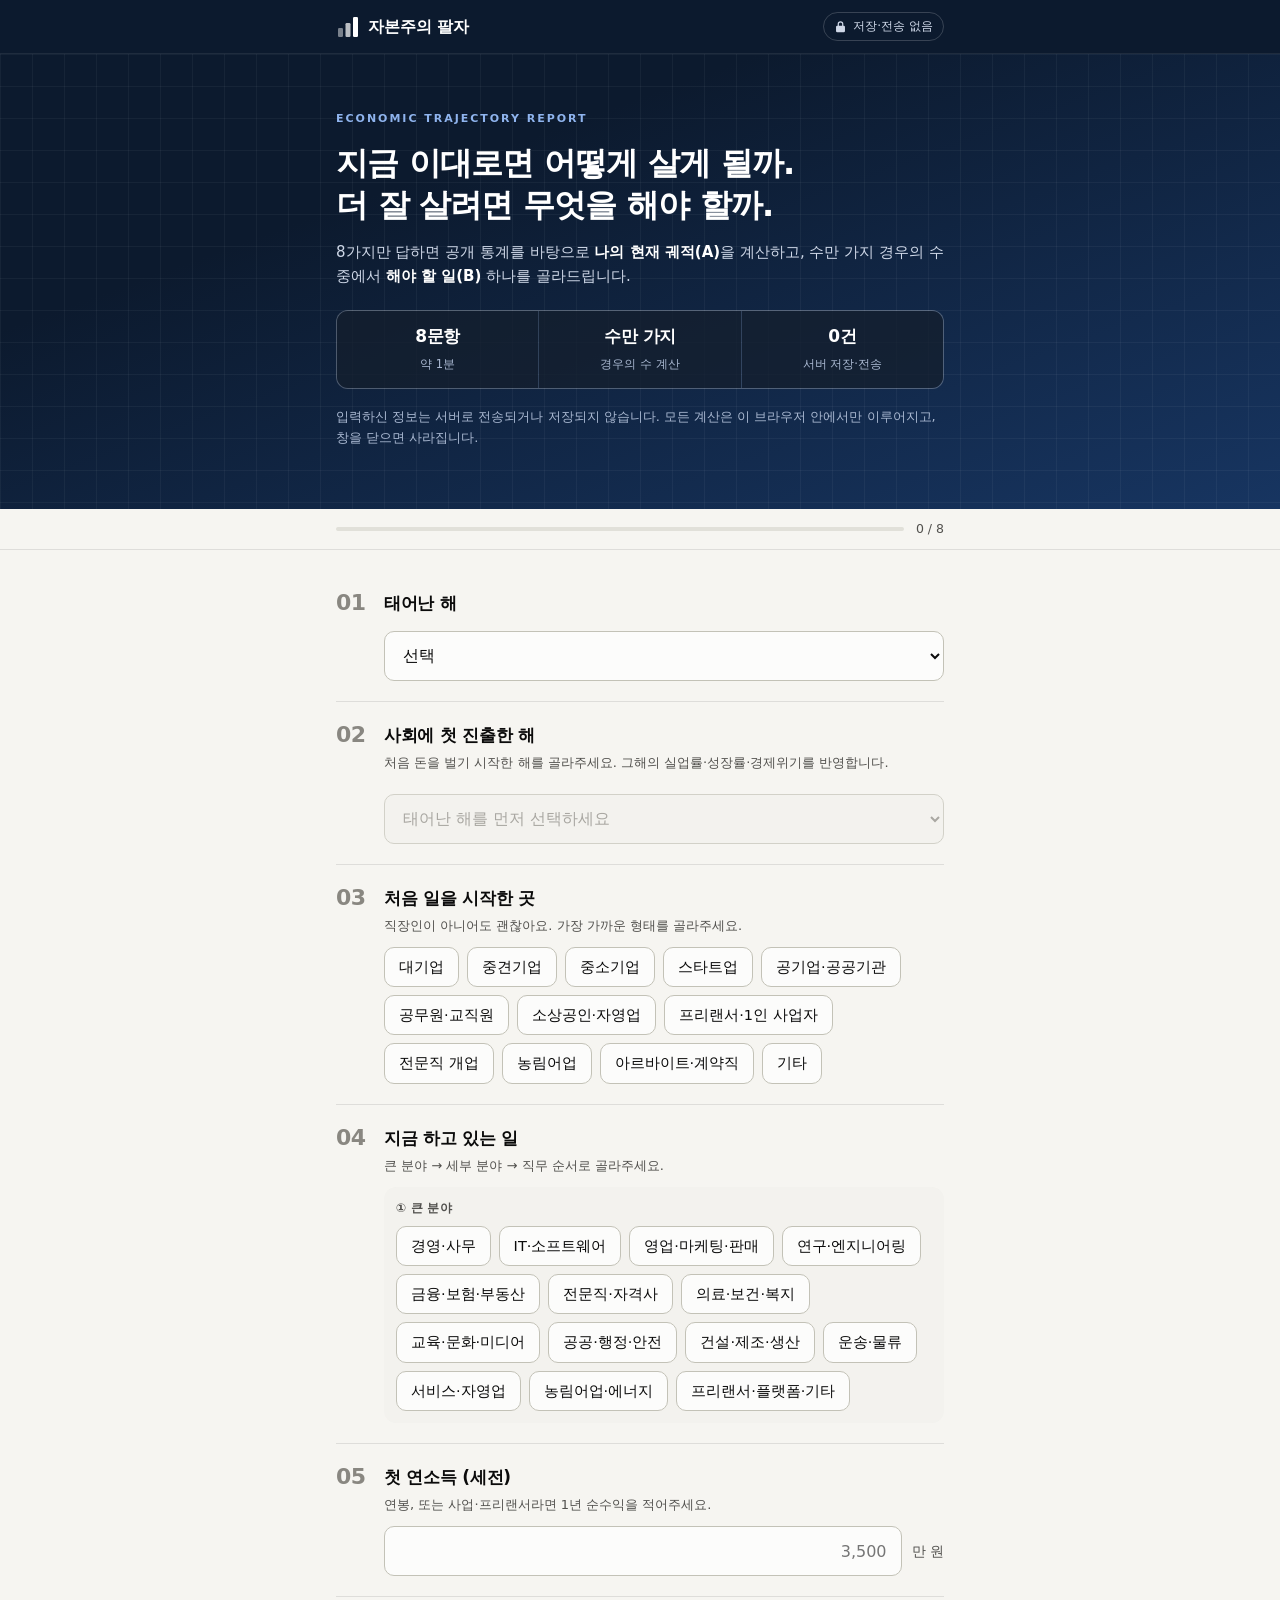
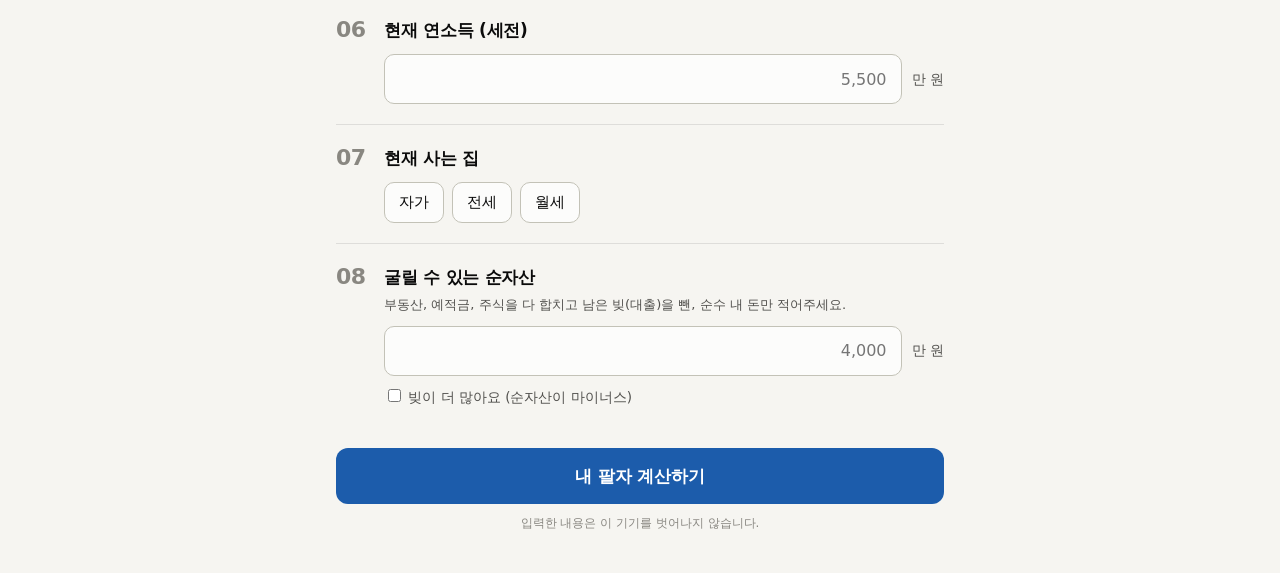
<file: palja/index.html>
<!doctype html>
<html lang="ko">
<head>
  <meta charset="utf-8">
  <meta name="viewport" content="width=device-width, initial-scale=1">
  <!-- 입력값이 어디로도 전송되지 않도록 네트워크 연결을 브라우저 수준에서 차단 -->
  <meta http-equiv="Content-Security-Policy" content="default-src 'none'; script-src 'self'; style-src 'self'; img-src 'self' data: blob:; connect-src 'none'; form-action 'none'; base-uri 'none'">
  <meta name="color-scheme" content="light dark">
  <title>자본주의 팔자 리포트</title>
  <meta name="description" content="8문항으로 보는 나의 경제적 궤적과, 더 잘 살기 위해 해야 할 일. 입력값은 저장되지 않습니다.">
  <link rel="stylesheet" href="styles.css">
</head>
<body>

<header class="top">
  <div class="top-in">
    <a class="brand" href="./" aria-label="자본주의 팔자">
      <svg class="mark" viewBox="0 0 24 24" width="24" height="24" aria-hidden="true">
        <rect x="2" y="13" width="5" height="9" rx="1.2"></rect>
        <rect x="9.5" y="8" width="5" height="14" rx="1.2"></rect>
        <rect x="17" y="2" width="5" height="20" rx="1.2"></rect>
      </svg>
      <span>자본주의 팔자</span>
    </a>
    <span class="lock-pill">
      <svg viewBox="0 0 16 16" width="13" height="13" aria-hidden="true"><path d="M4.5 7V5a3.5 3.5 0 1 1 7 0v2h.5A1.5 1.5 0 0 1 13.5 8.5v5A1.5 1.5 0 0 1 12 15H4a1.5 1.5 0 0 1-1.5-1.5v-5A1.5 1.5 0 0 1 4 7h.5Zm1.5 0h4V5a2 2 0 1 0-4 0v2Z"></path></svg>
      저장·전송 없음
    </span>
  </div>
</header>

<main>

  <!-- ===== 소개 ===== -->
  <section id="intro" class="cover">
    <div class="wrap">
      <p class="eyebrow">ECONOMIC TRAJECTORY REPORT</p>
      <h1>지금 이대로면 어떻게 살게 될까.<br>더 잘 살려면 무엇을 해야 할까.</h1>
      <p class="lead">8가지만 답하면 공개 통계를 바탕으로 <b>나의 현재 궤적(A)</b>을 계산하고, 수만 가지 경우의 수 중에서 <b>해야 할 일(B)</b> 하나를 골라드립니다.</p>
      <ul class="facts">
        <li><b>8문항</b><span>약 1분</span></li>
        <li><b>수만 가지</b><span>경우의 수 계산</span></li>
        <li><b>0건</b><span>서버 저장·전송</span></li>
      </ul>
      <p class="privacy">입력하신 정보는 서버로 전송되거나 저장되지 않습니다. 모든 계산은 이 브라우저 안에서만 이루어지고, 창을 닫으면 사라집니다.</p>
    </div>
  </section>

  <!-- ===== 질문 ===== -->
  <div id="progress" class="progress" aria-live="polite">
    <div class="wrap progress-in">
      <div class="track"><i id="progressBar"></i></div>
      <span id="progressText">0 / 8</span>
    </div>
  </div>

  <div class="wrap">
  <form id="form" novalidate autocomplete="off">
    <ol class="qs">

      <li class="q" data-field="birth">
        <span class="qn">01</span>
        <div class="qb">
          <label class="qt" for="birth">태어난 해</label>
          <select id="birth" name="birth"><option value="">선택</option></select>
          <p class="err" id="err-birth" hidden></p>
        </div>
      </li>

      <li class="q" data-field="entry">
        <span class="qn">02</span>
        <div class="qb">
          <label class="qt" for="entry">사회에 첫 진출한 해</label>
          <p class="qh">처음 돈을 벌기 시작한 해를 골라주세요. 그해의 실업률·성장률·경제위기를 반영합니다.</p>
          <select id="entry" name="entry" disabled><option value="">태어난 해를 먼저 선택하세요</option></select>
          <p class="err" id="err-entry" hidden></p>
        </div>
      </li>

      <li class="q" data-field="tier">
        <span class="qn">03</span>
        <div class="qb">
          <span class="qt" id="tierTitle">처음 일을 시작한 곳</span>
          <p class="qh">직장인이 아니어도 괜찮아요. 가장 가까운 형태를 골라주세요.</p>
          <div class="chips" role="radiogroup" aria-labelledby="tierTitle">
            <label class="chip"><input type="radio" name="tier" value="big"><span>대기업</span></label>
            <label class="chip"><input type="radio" name="tier" value="mid"><span>중견기업</span></label>
            <label class="chip"><input type="radio" name="tier" value="small"><span>중소기업</span></label>
            <label class="chip"><input type="radio" name="tier" value="startup"><span>스타트업</span></label>
            <label class="chip"><input type="radio" name="tier" value="pubcorp"><span>공기업·공공기관</span></label>
            <label class="chip"><input type="radio" name="tier" value="civil"><span>공무원·교직원</span></label>
            <label class="chip"><input type="radio" name="tier" value="shop"><span>소상공인·자영업</span></label>
            <label class="chip"><input type="radio" name="tier" value="free"><span>프리랜서·1인 사업자</span></label>
            <label class="chip"><input type="radio" name="tier" value="pro"><span>전문직 개업</span></label>
            <label class="chip"><input type="radio" name="tier" value="agri"><span>농림어업</span></label>
            <label class="chip"><input type="radio" name="tier" value="parttime"><span>아르바이트·계약직</span></label>
            <label class="chip"><input type="radio" name="tier" value="etc"><span>기타</span></label>
          </div>
          <p class="err" id="err-tier" hidden></p>
        </div>
      </li>

      <li class="q" data-field="role">
        <span class="qn">04</span>
        <div class="qb">
          <span class="qt">지금 하고 있는 일</span>
          <p class="qh">큰 분야 → 세부 분야 → 직무 순서로 골라주세요.</p>
          <div id="roleBox" class="cascade"></div>
          <p class="err" id="err-role" hidden></p>
        </div>
      </li>

      <li class="q" data-field="startPay">
        <span class="qn">05</span>
        <div class="qb">
          <label class="qt" for="startPay">첫 연소득 (세전)</label>
          <p class="qh">연봉, 또는 사업·프리랜서라면 1년 순수익을 적어주세요.</p>
          <div class="money"><input id="startPay" name="startPay" inputmode="numeric" placeholder="3,500"><span>만 원</span></div>
          <p class="err" id="err-startPay" hidden></p>
        </div>
      </li>

      <li class="q" data-field="curPay">
        <span class="qn">06</span>
        <div class="qb">
          <label class="qt" for="curPay">현재 연소득 (세전)</label>
          <div class="money"><input id="curPay" name="curPay" inputmode="numeric" placeholder="5,500"><span>만 원</span></div>
          <p class="err" id="err-curPay" hidden></p>
        </div>
      </li>

      <li class="q" data-field="housing">
        <span class="qn">07</span>
        <div class="qb">
          <span class="qt" id="housingTitle">현재 사는 집</span>
          <div class="chips" role="radiogroup" aria-labelledby="housingTitle">
            <label class="chip"><input type="radio" name="housing" value="own"><span>자가</span></label>
            <label class="chip"><input type="radio" name="housing" value="jeonse"><span>전세</span></label>
            <label class="chip"><input type="radio" name="housing" value="rent"><span>월세</span></label>
          </div>
          <p class="err" id="err-housing" hidden></p>

          <div id="houseValueBox" class="sub" hidden>
            <label for="houseValue" id="houseValueLabel">집 시세</label>
            <div class="money"><input id="houseValue" name="houseValue" inputmode="numeric" placeholder="50,000"><span>만 원</span></div>
            <p class="qh" id="houseValueHint"></p>
            <p class="err" id="err-houseValue" hidden></p>
          </div>
          <div id="rentBox" class="sub" hidden>
            <label for="rent">월세</label>
            <div class="money"><input id="rent" name="rent" inputmode="numeric" placeholder="60"><span>만 원 / 월</span></div>
            <p class="err" id="err-rent" hidden></p>
          </div>
        </div>
      </li>

      <li class="q" data-field="netWorth">
        <span class="qn">08</span>
        <div class="qb">
          <label class="qt" for="netWorth">굴릴 수 있는 순자산</label>
          <p class="qh">부동산, 예적금, 주식을 다 합치고 남은 빚(대출)을 뺀, 순수 내 돈만 적어주세요.</p>
          <div class="money"><input id="netWorth" name="netWorth" inputmode="numeric" placeholder="4,000"><span>만 원</span></div>
          <label class="inline"><input type="checkbox" id="negative"> 빚이 더 많아요 (순자산이 마이너스)</label>
          <p class="err" id="err-netWorth" hidden></p>
        </div>
      </li>

    </ol>

    <button type="submit" class="primary">내 팔자 계산하기</button>
    <p class="fine">입력한 내용은 이 기기를 벗어나지 않습니다.</p>
  </form>

  <section id="result" hidden></section>
  </div>

</main>

<script src="data.js"></script>
<script src="jobs.js"></script>
<script src="engine.js"></script>
<script src="app.js"></script>
</body>
</html>
</file>
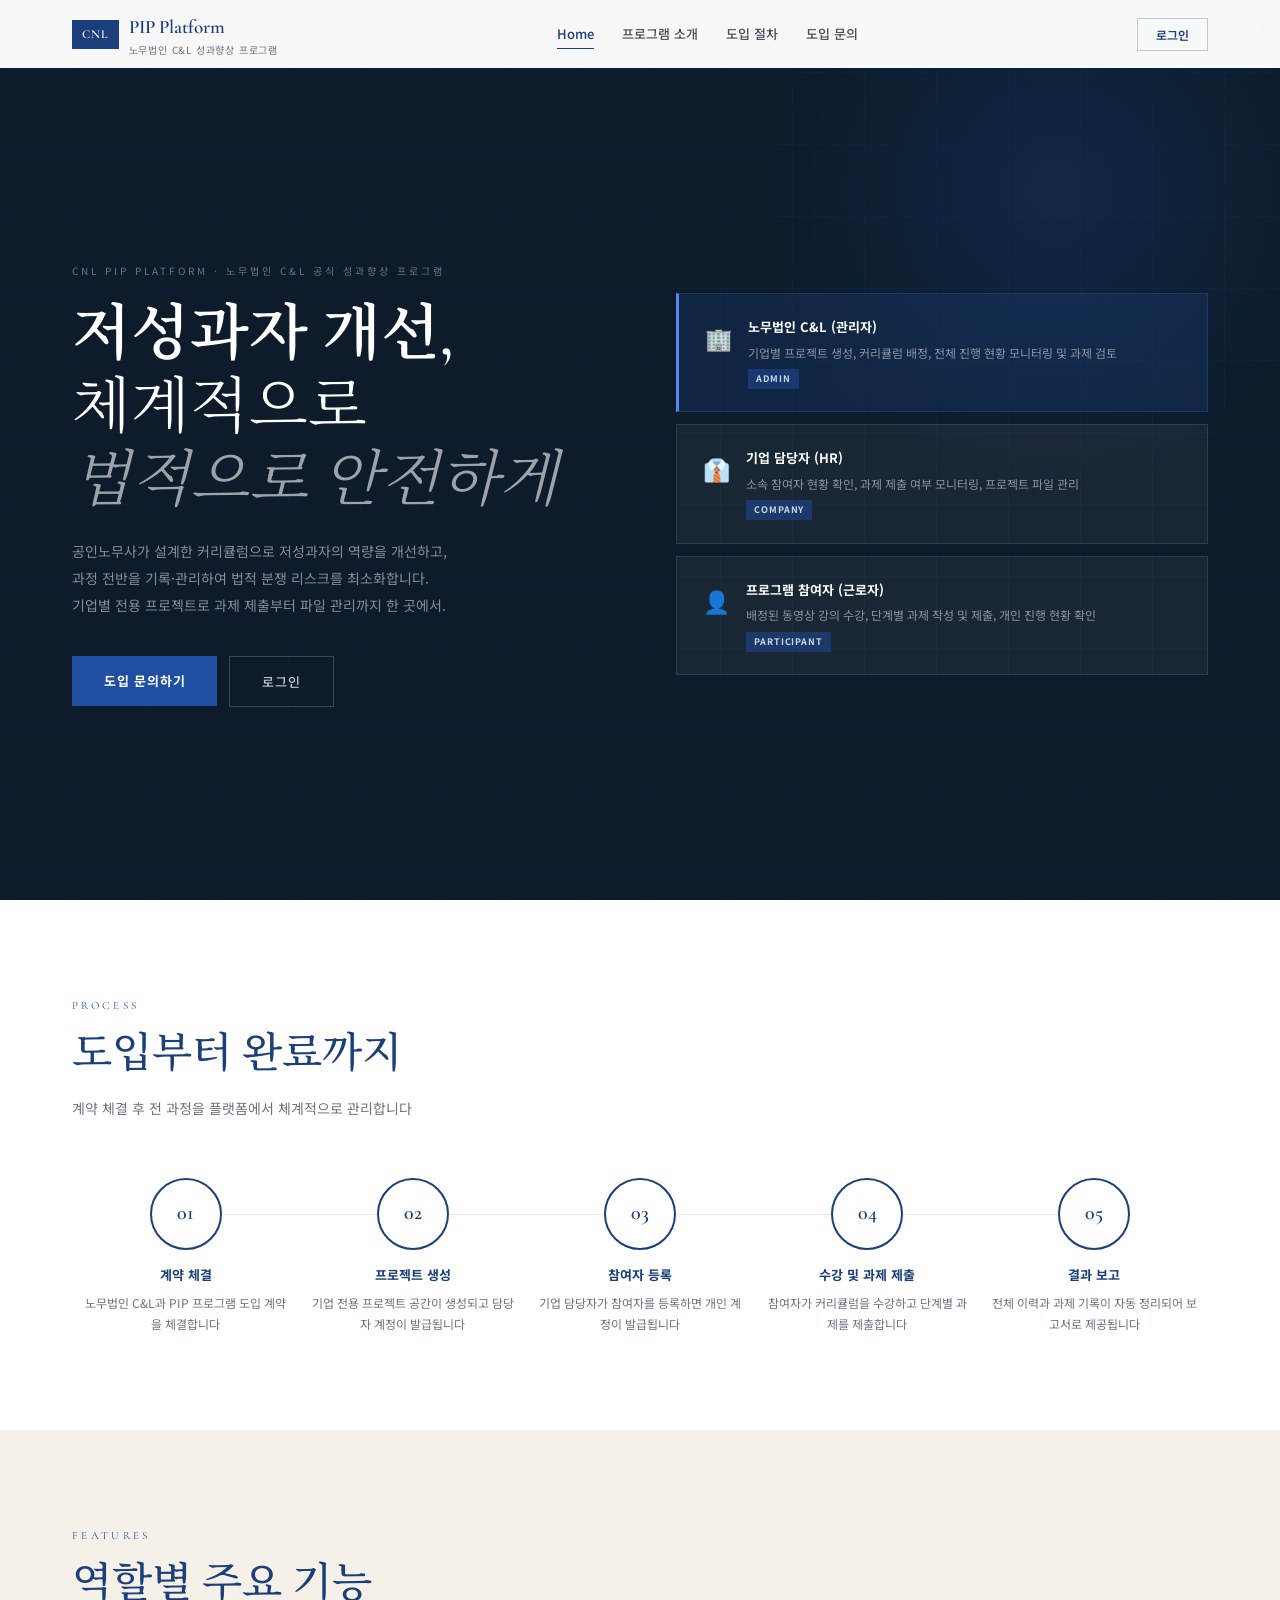
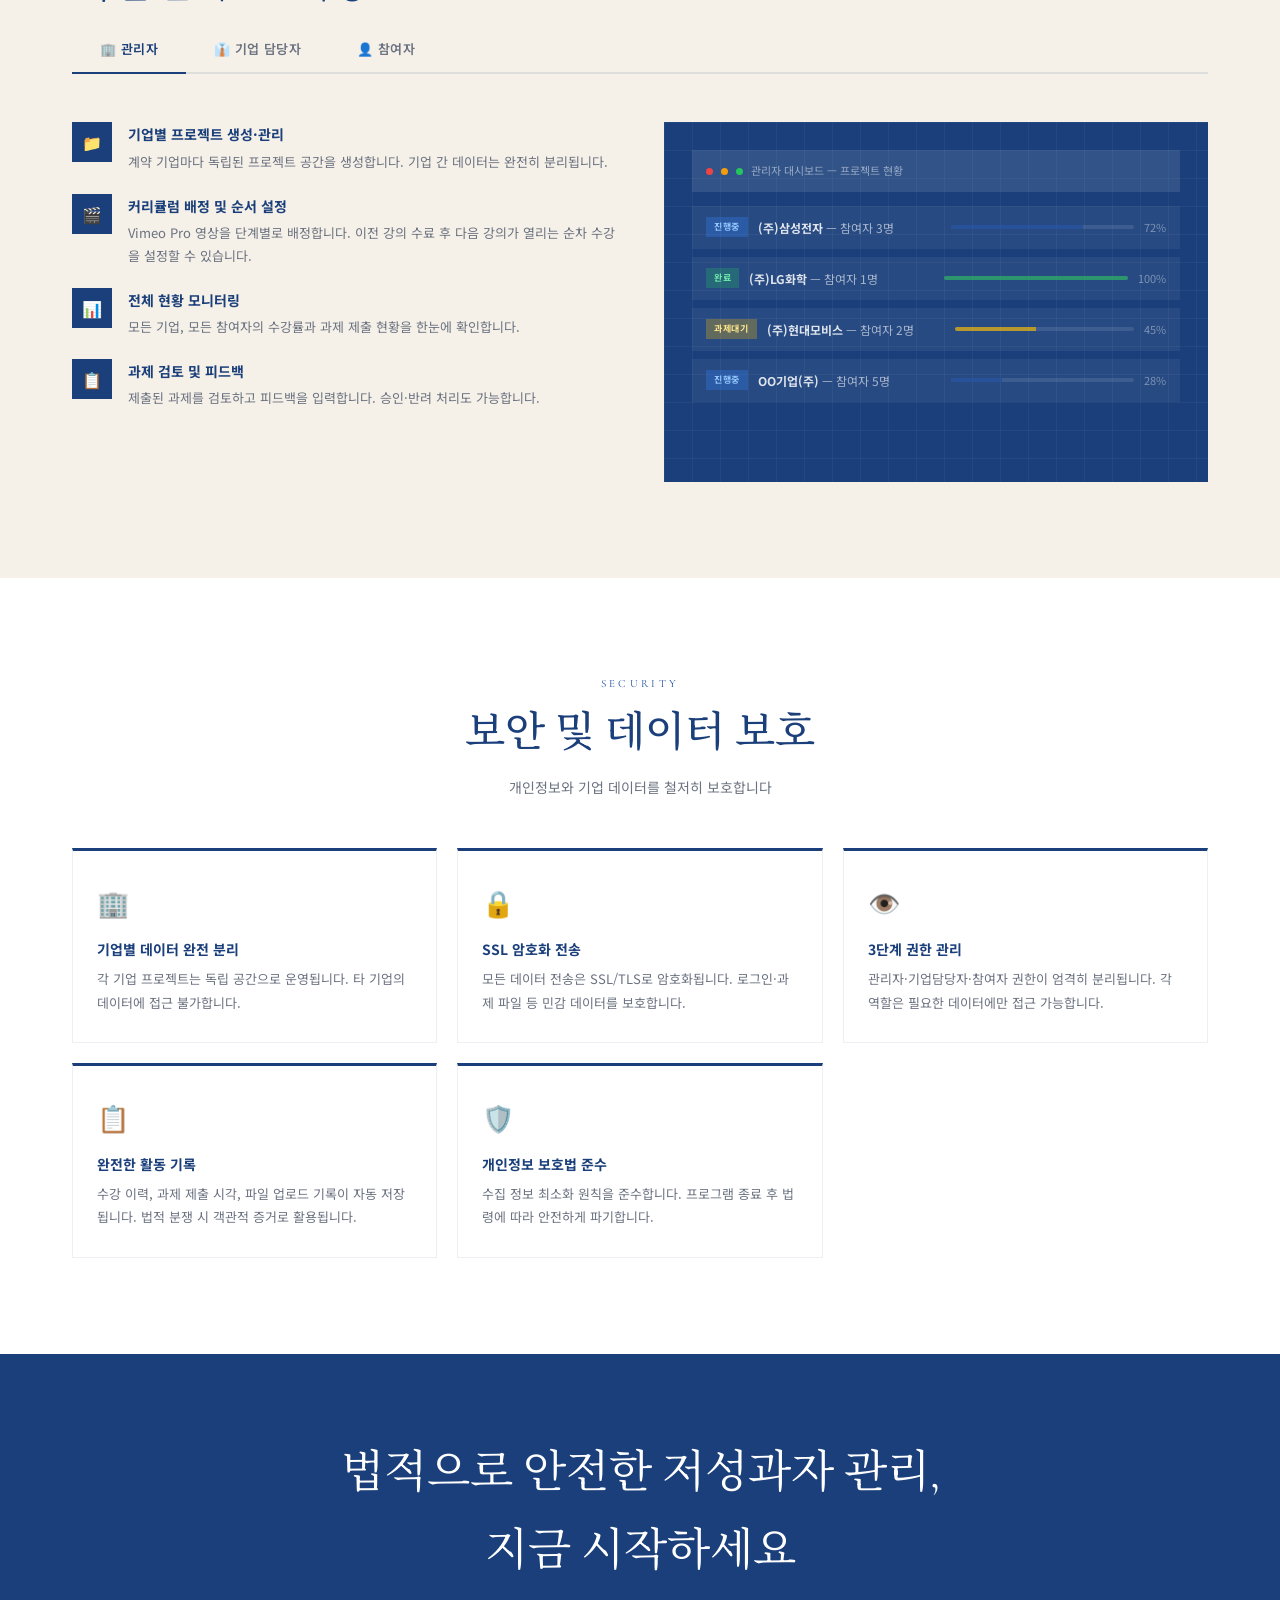
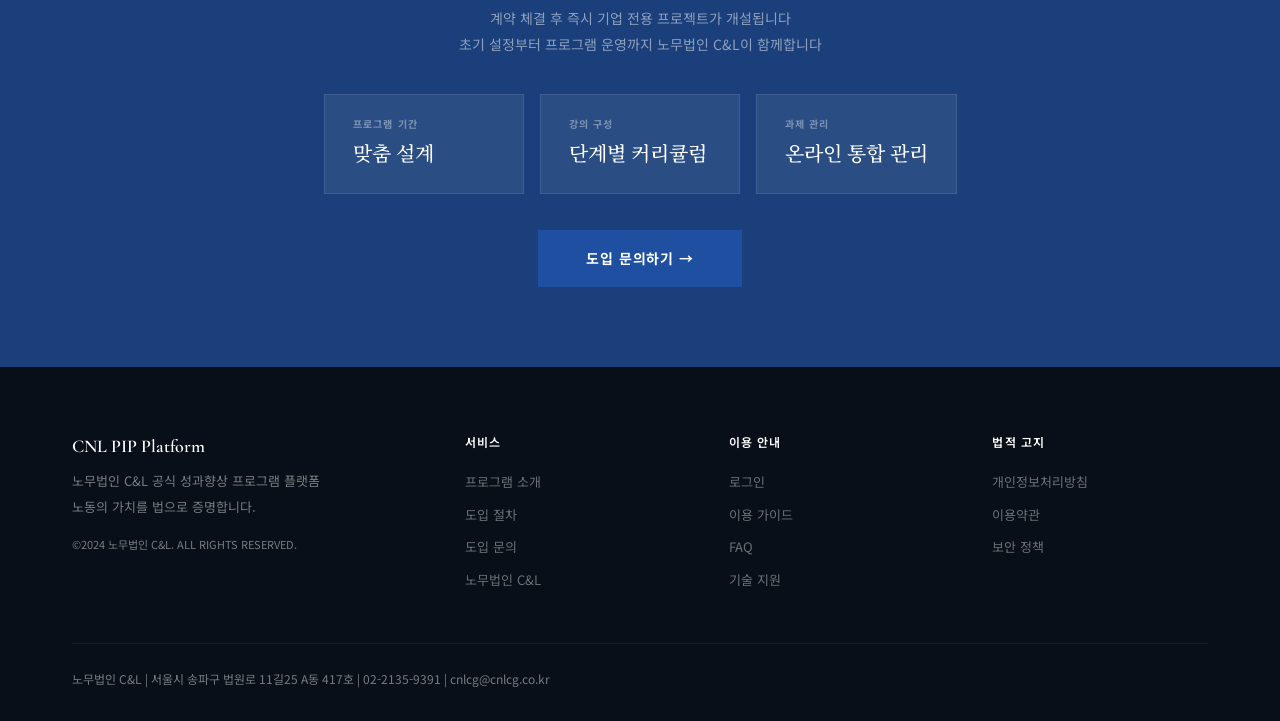
<file: lecture-index.html>
<!DOCTYPE html>
<html lang="ko">
<head>
  <meta charset="UTF-8"/>
  <meta name="viewport" content="width=device-width,initial-scale=1.0"/>
  <title>CNL PIP | 노무법인 C&L 저성과자 개선 프로그램</title>
  <link rel="preconnect" href="https://fonts.googleapis.com">
  <link href="https://fonts.googleapis.com/css2?family=Cormorant+Garamond:ital,wght@0,300;0,500;0,600;1,300;1,500&family=Noto+Sans+KR:wght@300;400;500;700&family=Noto+Serif+KR:wght@300;400;600&display=swap" rel="stylesheet">
  <style>
    *, *::before, *::after { box-sizing:border-box; margin:0; padding:0; }
    :root {
      --navy:   #1a3f7a;
      --navy2:  #1e4fa0;
      --dark:   #0d1b2a;
      --cream:  #f5f0e8;
      --light:  #fafaf7;
      --gray:   #6b7280;
      --white:  #ffffff;
      --ff-serif: 'Cormorant Garamond','Noto Serif KR',serif;
      --ff-sans:  'Noto Sans KR',sans-serif;
    }
    html { scroll-behavior:smooth; }
    body { font-family:var(--ff-sans); font-size:15px; line-height:1.75; color:var(--dark); background:var(--white); overflow-x:hidden; }

    /* ── NAVBAR ── */
    .nav-header { position:fixed; top:0; left:0; right:0; z-index:999; background:rgba(255,255,255,0.97); backdrop-filter:blur(8px); box-shadow:0 1px 0 rgba(26,63,122,0.08); }
    .nav-inner { max-width:1200px; margin:0 auto; padding:0 32px; height:68px; display:flex; align-items:center; justify-content:space-between; }
    .logo { display:flex; align-items:center; gap:10px; text-decoration:none; }
    .logo-badge { background:var(--navy); color:#fff; font-family:var(--ff-serif); font-size:12px; font-weight:600; letter-spacing:.1em; padding:4px 10px; }
    .logo-text { font-family:var(--ff-serif); font-size:19px; font-weight:600; color:var(--navy); }
    .logo-sub { font-size:10px; color:var(--gray); letter-spacing:.08em; display:block; margin-top:-2px; }
    .nav-links { display:flex; gap:28px; align-items:center; }
    .nav-link { font-size:13px; font-weight:500; color:#4b4a58; text-decoration:none; transition:color .2s; position:relative; }
    .nav-link::after { content:''; position:absolute; bottom:-4px; left:0; right:0; height:1.5px; background:var(--navy); transform:scaleX(0); transition:transform .25s; transform-origin:left; }
    .nav-link:hover, .nav-link.active { color:var(--navy); }
    .nav-link:hover::after, .nav-link.active::after { transform:scaleX(1); }
    .btn-login { font-size:12px; font-weight:600; color:var(--navy); border:1.5px solid rgba(26,63,122,.25); padding:7px 18px; transition:all .2s; cursor:pointer; background:none; font-family:var(--ff-sans); }
    .btn-login:hover { border-color:var(--navy); background:var(--navy); color:#fff; }
    .hamburger { display:none; flex-direction:column; gap:5px; background:none; border:none; cursor:pointer; padding:4px; }
    .hamburger span { display:block; width:24px; height:2px; background:var(--navy); }
    .mobile-menu { display:none; flex-direction:column; background:#fff; padding:16px 32px 24px; border-top:1px solid rgba(26,63,122,.1); }
    .mobile-menu.open { display:flex; }
    .mob-link { color:#4b4a58; text-decoration:none; padding:10px 0; font-size:14px; border-bottom:1px solid rgba(26,63,122,.07); }

    /* ── HERO ── */
    .hero { min-height:100vh; background:var(--dark); display:flex; align-items:center; position:relative; overflow:hidden; }
    .hero-grid { position:absolute; inset:0; background-image:linear-gradient(rgba(26,63,122,.1) 1px,transparent 1px),linear-gradient(90deg,rgba(26,63,122,.1) 1px,transparent 1px); background-size:72px 72px; }
    .hero-glow { position:absolute; top:-15%; right:-8%; width:650px; height:650px; background:radial-gradient(circle, rgba(30,79,160,.22) 0%, transparent 65%); }
    .hero-content { position:relative; z-index:2; max-width:1200px; margin:0 auto; padding:68px 32px 0; width:100%; display:grid; grid-template-columns:1fr 1fr; gap:72px; align-items:center; }
    .hero-label { font-size:10px; letter-spacing:.3em; text-transform:uppercase; color:rgba(255,255,255,.4); margin-bottom:20px; }
    .hero-title { font-family:var(--ff-serif); font-size:clamp(2.4rem,5vw,3.8rem); font-weight:300; color:#fff; line-height:1.2; margin-bottom:20px; }
    .hero-title strong { font-weight:600; }
    .hero-title em { font-style:italic; color:rgba(255,255,255,.6); }
    .hero-desc { font-size:14px; color:rgba(255,255,255,.5); line-height:1.95; margin-bottom:36px; }
    .hero-cta { display:flex; gap:12px; flex-wrap:wrap; }
    .btn-primary { display:inline-block; background:var(--navy2); color:#fff; font-family:var(--ff-sans); font-weight:700; font-size:13px; letter-spacing:.06em; padding:14px 32px; text-decoration:none; transition:background .2s,transform .2s; border:none; cursor:pointer; }
    .btn-primary:hover { background:#2558b8; transform:translateY(-2px); }
    .btn-outline-w { display:inline-block; background:transparent; color:rgba(255,255,255,.75); border:1.5px solid rgba(255,255,255,.2); font-family:var(--ff-sans); font-weight:500; font-size:13px; letter-spacing:.06em; padding:13px 32px; text-decoration:none; transition:all .2s; cursor:pointer; }
    .btn-outline-w:hover { border-color:rgba(255,255,255,.6); color:#fff; }
    .role-card { background:rgba(255,255,255,.05); border:1px solid rgba(255,255,255,.1); padding:22px 26px; display:flex; align-items:flex-start; gap:16px; margin-bottom:12px; transition:background .2s,border-color .2s; }
    .role-card:last-child { margin-bottom:0; }
    .role-card.highlight { background:rgba(30,79,160,.2); border-color:rgba(30,79,160,.5); border-left:3px solid #4d8af0; }
    .role-icon { font-size:22px; flex-shrink:0; margin-top:2px; }
    .role-title { font-size:13px; font-weight:700; color:#fff; margin-bottom:4px; }
    .role-desc { font-size:12px; color:rgba(255,255,255,.5); line-height:1.7; }
    .role-badge { display:inline-block; font-size:9px; font-weight:700; letter-spacing:.1em; background:rgba(30,79,160,.5); color:rgba(255,255,255,.8); padding:2px 8px; margin-top:6px; }

    /* ── COMMONS ── */
    .section { padding:96px 0; }
    .container { max-width:1200px; margin:0 auto; padding:0 32px; }
    .section-label { font-family:var(--ff-serif); font-size:11px; letter-spacing:.3em; text-transform:uppercase; color:var(--navy2); margin-bottom:12px; }
    .section-title { font-family:var(--ff-serif); font-size:clamp(1.9rem,3.5vw,2.6rem); font-weight:500; color:var(--navy); line-height:1.3; margin-bottom:14px; }
    .section-sub { color:var(--gray); font-size:14px; max-width:520px; line-height:1.9; }
    .centered { text-align:center; margin-left:auto; margin-right:auto; }

    /* ── PROCESS ── */
    .process-grid { display:grid; grid-template-columns:repeat(5,1fr); gap:0; margin-top:56px; position:relative; }
    .process-grid::before { content:''; position:absolute; top:36px; left:8%; right:8%; height:1px; background:rgba(26,63,122,.1); }
    .process-step { text-align:center; padding:0 10px; position:relative; z-index:1; }
    .process-num { width:72px; height:72px; border-radius:50%; background:#fff; border:2px solid var(--navy); display:flex; align-items:center; justify-content:center; margin:0 auto 16px; font-family:var(--ff-serif); font-size:20px; font-weight:600; color:var(--navy); }
    .process-title { font-weight:700; font-size:13px; color:var(--navy); margin-bottom:8px; line-height:1.4; }
    .process-desc { font-size:12px; color:var(--gray); line-height:1.75; }

    /* ── FEATURE TABS ── */
    .tab-nav { display:flex; border-bottom:2px solid rgba(26,63,122,.1); margin-bottom:48px; flex-wrap:wrap; }
    .tab-btn { font-size:13px; font-weight:600; color:var(--gray); padding:14px 28px; cursor:pointer; border:none; background:none; font-family:var(--ff-sans); letter-spacing:.03em; border-bottom:2px solid transparent; margin-bottom:-2px; transition:all .2s; }
    .tab-btn.active { color:var(--navy); border-bottom-color:var(--navy); }
    .tab-content { display:none; }
    .tab-content.active { display:grid; grid-template-columns:1fr 1fr; gap:48px; align-items:start; }
    .tab-features { display:flex; flex-direction:column; gap:20px; }
    .tf { display:flex; gap:16px; }
    .tf-icon { width:40px; height:40px; background:var(--navy); display:flex; align-items:center; justify-content:center; font-size:16px; flex-shrink:0; }
    .tf-title { font-weight:700; font-size:14px; color:var(--navy); margin-bottom:4px; }
    .tf-desc { font-size:13px; color:var(--gray); line-height:1.75; }
    .tab-mock { background:var(--navy); min-height:360px; padding:28px; position:relative; overflow:hidden; }
    .tab-mock-bg { position:absolute; inset:0; background-image:linear-gradient(rgba(255,255,255,.04) 1px,transparent 1px),linear-gradient(90deg,rgba(255,255,255,.04) 1px,transparent 1px); background-size:28px 28px; }
    .mock-wrap { position:relative; z-index:1; }
    .mock-bar { background:rgba(255,255,255,.1); padding:11px 14px; display:flex; align-items:center; gap:8px; margin-bottom:14px; }
    .mock-dot { width:7px; height:7px; border-radius:50%; }
    .mock-label { font-size:11px; color:rgba(255,255,255,.5); }
    .mock-row { background:rgba(255,255,255,.06); padding:11px 14px; margin-bottom:8px; display:flex; align-items:center; gap:10px; }
    .mbadge { font-size:9px; font-weight:700; letter-spacing:.08em; padding:2px 8px; flex-shrink:0; }
    .mbadge.g { background:rgba(39,174,96,.3); color:#6ee7a7; }
    .mbadge.y { background:rgba(234,179,8,.3); color:#fde68a; }
    .mbadge.b { background:rgba(59,130,246,.3); color:#93c5fd; }
    .mbadge.r { background:rgba(239,68,68,.3); color:#fca5a5; }
    .mbadge.n { background:rgba(255,255,255,.1); color:rgba(255,255,255,.4); }
    .mtext { font-size:12px; color:rgba(255,255,255,.6); flex:1; }
    .mtext strong { color:rgba(255,255,255,.85); }
    .mprog { height:4px; background:rgba(255,255,255,.1); flex:1; border-radius:2px; overflow:hidden; }
    .mprog-bar { height:100%; background:rgba(30,79,160,.7); }

    /* ── SECURITY ── */
    .security-grid { display:grid; grid-template-columns:repeat(3,1fr); gap:20px; margin-top:48px; }
    .sec-card { padding:28px 24px; border:1px solid rgba(26,63,122,.08); border-top:3px solid var(--navy); }
    .sec-icon { font-size:26px; margin-bottom:12px; }
    .sec-title { font-weight:700; font-size:14px; color:var(--navy); margin-bottom:6px; }
    .sec-desc { font-size:13px; color:var(--gray); line-height:1.8; }

    /* ── CTA ── */
    .cta-section { background:var(--navy); padding:80px 0; text-align:center; }
    .cta-title { font-family:var(--ff-serif); font-size:clamp(1.8rem,3.5vw,2.8rem); font-weight:400; color:#fff; margin-bottom:14px; }
    .cta-desc { color:rgba(255,255,255,.5); font-size:14px; margin-bottom:36px; line-height:1.9; }
    .cta-cards { display:flex; gap:16px; justify-content:center; flex-wrap:wrap; margin-bottom:36px; }
    .cta-card { background:rgba(255,255,255,.07); border:1px solid rgba(255,255,255,.1); padding:20px 28px; min-width:200px; text-align:left; }
    .cta-card-label { font-size:10px; font-weight:700; letter-spacing:.12em; color:rgba(255,255,255,.4); text-transform:uppercase; margin-bottom:6px; }
    .cta-card-val { font-family:var(--ff-serif); font-size:20px; font-weight:500; color:#fff; }

    /* ── FOOTER ── */
    .footer { background:#080f18; padding:64px 0 32px; color:rgba(255,255,255,.45); }
    .footer-grid { display:grid; grid-template-columns:1.6fr 1fr 1fr 1fr; gap:48px; margin-bottom:48px; }
    .footer-brand p { font-size:13px; line-height:1.7; margin-bottom:4px; }
    .footer-copy { margin-top:16px !important; font-size:11px !important; }
    .footer-links { display:flex; flex-direction:column; gap:4px; }
    .footer-links h4 { color:#fff; font-size:12px; font-weight:600; letter-spacing:.1em; text-transform:uppercase; margin-bottom:12px; }
    .footer-links a { color:rgba(255,255,255,.4); text-decoration:none; font-size:13px; padding:3px 0; transition:color .2s; }
    .footer-links a:hover { color:var(--navy2); }
    .footer-bottom { border-top:1px solid rgba(255,255,255,.06); padding-top:24px; font-size:12px; }

    /* ── LOGIN MODAL ── */
    .overlay { display:none; position:fixed; inset:0; background:rgba(0,0,0,.6); z-index:9999; align-items:center; justify-content:center; padding:20px; }
    .overlay.open { display:flex; }
    .modal-box { background:#fff; width:100%; max-width:460px; padding:48px 40px; position:relative; max-height:90vh; overflow-y:auto; }
    .modal-close { position:absolute; top:16px; right:20px; background:none; border:none; font-size:24px; cursor:pointer; color:#9ca3af; }
    .modal-title { font-family:var(--ff-serif); font-size:24px; font-weight:500; color:var(--navy); margin-bottom:6px; }
    .modal-sub { font-size:13px; color:var(--gray); margin-bottom:22px; line-height:1.7; }
    .role-select-grid { display:grid; grid-template-columns:1fr 1fr; gap:10px; margin-bottom:20px; }
    .role-opt { border:1.5px solid rgba(26,63,122,.15); padding:14px 10px; text-align:center; cursor:pointer; transition:all .2s; }
    .role-opt:hover { border-color:var(--navy); }
    .role-opt.selected { border-color:var(--navy); background:rgba(26,63,122,.05); }
    .role-opt-icon { font-size:20px; margin-bottom:5px; }
    .role-opt-label { font-size:12px; font-weight:700; color:var(--navy); }
    .role-opt-desc { font-size:10px; color:var(--gray); margin-top:2px; }
    .mf { margin-bottom:14px; }
    .mf label { display:block; font-size:11px; font-weight:600; letter-spacing:.1em; text-transform:uppercase; color:var(--gray); margin-bottom:5px; }
    .mf input { width:100%; background:#f9f9f6; border:1px solid rgba(13,27,42,.12); padding:11px 14px; font-family:var(--ff-sans); font-size:14px; color:var(--dark); outline:none; transition:border-color .2s; }
    .mf input:focus { border-color:var(--navy); }
    .err-msg { display:none; background:#fdf0ee; color:#c0392b; font-size:13px; padding:10px 12px; margin-bottom:14px; }
    .btn-full { width:100%; padding:14px; background:var(--navy); color:#fff; border:none; font-family:var(--ff-sans); font-size:14px; font-weight:700; letter-spacing:.06em; cursor:pointer; transition:background .2s; margin-top:4px; }
    .btn-full:hover { background:var(--navy2); }
    .modal-note { text-align:center; font-size:12px; color:var(--gray); margin-top:18px; line-height:1.8; }
    .modal-note a { color:var(--navy); font-weight:600; text-decoration:none; }

    /* ── ANIMATIONS ── */
    @keyframes fadeUp { from{opacity:0;transform:translateY(20px)} to{opacity:1;transform:translateY(0)} }
    .animate-up{animation:fadeUp .8s ease both}
    .delay-1{animation-delay:.15s}.delay-2{animation-delay:.3s}.delay-3{animation-delay:.45s}

    /* ── RESPONSIVE ── */
    @media(max-width:1000px){
      .hero-content{grid-template-columns:1fr;gap:40px}
      .tab-content.active{grid-template-columns:1fr}
      .tab-mock{display:none}
    }
    @media(max-width:900px){
      .nav-links,.btn-login{display:none}
      .hamburger{display:flex}
      .process-grid{grid-template-columns:1fr 1fr;gap:32px}
      .process-grid::before{display:none}
      .security-grid{grid-template-columns:1fr 1fr}
      .footer-grid{grid-template-columns:1fr 1fr;gap:32px}
    }
    @media(max-width:600px){
      .section{padding:64px 0}.container{padding:0 20px}
      .process-grid{grid-template-columns:1fr}
      .security-grid{grid-template-columns:1fr}
      .footer-grid{grid-template-columns:1fr}
      .role-select-grid{grid-template-columns:1fr}
    }
  </style>
</head>
<body>

<!-- NAVBAR -->
<header class="nav-header" id="navbar">
  <div class="nav-inner">
    <a href="lecture-index.html" class="logo">
      <span class="logo-badge">CNL</span>
      <div>
        <span class="logo-text">PIP Platform</span>
        <span class="logo-sub">노무법인 C&amp;L 성과향상 프로그램</span>
      </div>
    </a>
    <nav class="nav-links">
      <a href="lecture-index.html" class="nav-link active">Home</a>
      <a href="lecture-program.html" class="nav-link">프로그램 소개</a>
      <a href="lecture-process.html" class="nav-link">도입 절차</a>
      <a href="contact.html" class="nav-link">도입 문의</a>
    </nav>
    <button class="btn-login" onclick="openModal('loginModal')">로그인</button>
    <button class="hamburger" id="hamburger"><span></span><span></span><span></span></button>
  </div>
  <div class="mobile-menu" id="mobileMenu">
    <a href="lecture-index.html" class="mob-link">Home</a>
    <a href="lecture-program.html" class="mob-link">프로그램 소개</a>
    <a href="lecture-process.html" class="mob-link">도입 절차</a>
    <a href="contact.html" class="mob-link">도입 문의</a>
    <div style="margin-top:16px"><button class="btn-login" onclick="openModal('loginModal')">로그인</button></div>
  </div>
</header>

<!-- HERO -->
<section class="hero">
  <div class="hero-grid"></div>
  <div class="hero-glow"></div>
  <div class="hero-content">
    <div>
      <p class="hero-label animate-up">CNL PIP Platform · 노무법인 C&amp;L 공식 성과향상 프로그램</p>
      <h1 class="hero-title animate-up delay-1">
        <strong>저성과자 개선,</strong><br/>
        체계적으로<br/>
        <em>법적으로 안전하게</em>
      </h1>
      <p class="hero-desc animate-up delay-2">
        공인노무사가 설계한 커리큘럼으로 저성과자의 역량을 개선하고,<br/>
        과정 전반을 기록·관리하여 법적 분쟁 리스크를 최소화합니다.<br/>
        기업별 전용 프로젝트로 과제 제출부터 파일 관리까지 한 곳에서.
      </p>
      <div class="hero-cta animate-up delay-3">
        <a href="contact.html" class="btn-primary">도입 문의하기</a>
        <button class="btn-outline-w" onclick="openModal('loginModal')">로그인</button>
      </div>
    </div>
    <div class="animate-up delay-2">
      <div class="role-card highlight">
        <div class="role-icon">🏢</div>
        <div>
          <div class="role-title">노무법인 C&amp;L (관리자)</div>
          <div class="role-desc">기업별 프로젝트 생성, 커리큘럼 배정, 전체 진행 현황 모니터링 및 과제 검토</div>
          <span class="role-badge">ADMIN</span>
        </div>
      </div>
      <div class="role-card">
        <div class="role-icon">👔</div>
        <div>
          <div class="role-title">기업 담당자 (HR)</div>
          <div class="role-desc">소속 참여자 현황 확인, 과제 제출 여부 모니터링, 프로젝트 파일 관리</div>
          <span class="role-badge">COMPANY</span>
        </div>
      </div>
      <div class="role-card">
        <div class="role-icon">👤</div>
        <div>
          <div class="role-title">프로그램 참여자 (근로자)</div>
          <div class="role-desc">배정된 동영상 강의 수강, 단계별 과제 작성 및 제출, 개인 진행 현황 확인</div>
          <span class="role-badge">PARTICIPANT</span>
        </div>
      </div>
    </div>
  </div>
</section>

<!-- 도입 프로세스 -->
<section class="section" style="background:#fff">
  <div class="container">
    <div class="section-label">Process</div>
    <h2 class="section-title">도입부터 완료까지</h2>
    <p class="section-sub">계약 체결 후 전 과정을 플랫폼에서 체계적으로 관리합니다</p>
    <div class="process-grid">
      <div class="process-step">
        <div class="process-num">01</div>
        <h4 class="process-title">계약 체결</h4>
        <p class="process-desc">노무법인 C&amp;L과 PIP 프로그램 도입 계약을 체결합니다</p>
      </div>
      <div class="process-step">
        <div class="process-num">02</div>
        <h4 class="process-title">프로젝트 생성</h4>
        <p class="process-desc">기업 전용 프로젝트 공간이 생성되고 담당자 계정이 발급됩니다</p>
      </div>
      <div class="process-step">
        <div class="process-num">03</div>
        <h4 class="process-title">참여자 등록</h4>
        <p class="process-desc">기업 담당자가 참여자를 등록하면 개인 계정이 발급됩니다</p>
      </div>
      <div class="process-step">
        <div class="process-num">04</div>
        <h4 class="process-title">수강 및 과제 제출</h4>
        <p class="process-desc">참여자가 커리큘럼을 수강하고 단계별 과제를 제출합니다</p>
      </div>
      <div class="process-step">
        <div class="process-num">05</div>
        <h4 class="process-title">결과 보고</h4>
        <p class="process-desc">전체 이력과 과제 기록이 자동 정리되어 보고서로 제공됩니다</p>
      </div>
    </div>
  </div>
</section>

<!-- 역할별 기능 -->
<section class="section" style="background:var(--cream)">
  <div class="container">
    <div class="section-label">Features</div>
    <h2 class="section-title">역할별 주요 기능</h2>
    <div class="tab-nav">
      <button class="tab-btn active" onclick="switchTab(this,'admin')">🏢 관리자</button>
      <button class="tab-btn" onclick="switchTab(this,'company')">👔 기업 담당자</button>
      <button class="tab-btn" onclick="switchTab(this,'participant')">👤 참여자</button>
    </div>

    <div class="tab-content active" id="tab-admin">
      <div class="tab-features">
        <div class="tf"><div class="tf-icon">📁</div><div><div class="tf-title">기업별 프로젝트 생성·관리</div><div class="tf-desc">계약 기업마다 독립된 프로젝트 공간을 생성합니다. 기업 간 데이터는 완전히 분리됩니다.</div></div></div>
        <div class="tf"><div class="tf-icon">🎬</div><div><div class="tf-title">커리큘럼 배정 및 순서 설정</div><div class="tf-desc">Vimeo Pro 영상을 단계별로 배정합니다. 이전 강의 수료 후 다음 강의가 열리는 순차 수강을 설정할 수 있습니다.</div></div></div>
        <div class="tf"><div class="tf-icon">📊</div><div><div class="tf-title">전체 현황 모니터링</div><div class="tf-desc">모든 기업, 모든 참여자의 수강률과 과제 제출 현황을 한눈에 확인합니다.</div></div></div>
        <div class="tf"><div class="tf-icon">📋</div><div><div class="tf-title">과제 검토 및 피드백</div><div class="tf-desc">제출된 과제를 검토하고 피드백을 입력합니다. 승인·반려 처리도 가능합니다.</div></div></div>
      </div>
      <div class="tab-mock">
        <div class="tab-mock-bg"></div>
        <div class="mock-wrap">
          <div class="mock-bar"><div class="mock-dot" style="background:#ef4444"></div><div class="mock-dot" style="background:#f59e0b"></div><div class="mock-dot" style="background:#22c55e"></div><span class="mock-label">관리자 대시보드 — 프로젝트 현황</span></div>
          <div class="mock-row"><span class="mbadge b">진행중</span><span class="mtext"><strong>(주)삼성전자</strong> — 참여자 3명</span><div class="mprog"><div class="mprog-bar" style="width:72%"></div></div><span style="font-size:11px;color:rgba(255,255,255,.4)">72%</span></div>
          <div class="mock-row"><span class="mbadge g">완료</span><span class="mtext"><strong>(주)LG화학</strong> — 참여자 1명</span><div class="mprog"><div class="mprog-bar" style="width:100%;background:rgba(39,174,96,.7)"></div></div><span style="font-size:11px;color:rgba(255,255,255,.4)">100%</span></div>
          <div class="mock-row"><span class="mbadge y">과제대기</span><span class="mtext"><strong>(주)현대모비스</strong> — 참여자 2명</span><div class="mprog"><div class="mprog-bar" style="width:45%;background:rgba(234,179,8,.7)"></div></div><span style="font-size:11px;color:rgba(255,255,255,.4)">45%</span></div>
          <div class="mock-row"><span class="mbadge b">진행중</span><span class="mtext"><strong>OO기업(주)</strong> — 참여자 5명</span><div class="mprog"><div class="mprog-bar" style="width:28%"></div></div><span style="font-size:11px;color:rgba(255,255,255,.4)">28%</span></div>
        </div>
      </div>
    </div>

    <div class="tab-content" id="tab-company">
      <div class="tab-features">
        <div class="tf"><div class="tf-icon">👥</div><div><div class="tf-title">참여자 현황 실시간 확인</div><div class="tf-desc">소속 참여자별 수강 진행률, 과제 제출 여부를 실시간으로 확인할 수 있습니다.</div></div></div>
        <div class="tf"><div class="tf-icon">📥</div><div><div class="tf-title">과제 파일 일괄 관리</div><div class="tf-desc">참여자가 제출한 모든 과제 파일을 프로젝트 단위로 확인하고 일괄 다운로드할 수 있습니다.</div></div></div>
        <div class="tf"><div class="tf-icon">📤</div><div><div class="tf-title">기업 자료 업로드</div><div class="tf-desc">관련 자료, 공지사항, 추가 서류 등을 프로젝트 공간에 업로드하여 공유할 수 있습니다.</div></div></div>
        <div class="tf"><div class="tf-icon">📑</div><div><div class="tf-title">진행 현황 보고서</div><div class="tf-desc">프로그램 진행 현황을 보고서 형태로 확인하고 PDF로 내보낼 수 있습니다.</div></div></div>
      </div>
      <div class="tab-mock">
        <div class="tab-mock-bg"></div>
        <div class="mock-wrap">
          <div class="mock-bar"><div class="mock-dot" style="background:#ef4444"></div><div class="mock-dot" style="background:#f59e0b"></div><div class="mock-dot" style="background:#22c55e"></div><span class="mock-label">기업 담당자 — 참여자 현황</span></div>
          <div class="mock-row"><span class="mtext"><strong>홍길동</strong></span><span class="mbadge g">3/5 완료</span><span class="mbadge y">과제 2건 대기</span></div>
          <div class="mock-row"><span class="mtext"><strong>김철수</strong></span><span class="mbadge b">1/5 진행중</span><span class="mbadge g">과제 제출완료</span></div>
          <div class="mock-row"><span class="mtext"><strong>이영희</strong></span><span class="mbadge g">5/5 완료</span><span class="mbadge g">전체 완료</span></div>
          <div style="margin-top:14px;padding:11px 14px;background:rgba(255,255,255,.05);font-size:12px;color:rgba(255,255,255,.45)">📁 프로젝트 파일 저장소 — 총 12개 파일</div>
        </div>
      </div>
    </div>

    <div class="tab-content" id="tab-participant">
      <div class="tab-features">
        <div class="tf"><div class="tf-icon">🎬</div><div><div class="tf-title">단계별 커리큘럼 수강</div><div class="tf-desc">배정된 강의를 순서대로 수강합니다. Vimeo Pro 영상으로 무단 다운로드가 차단되며 외부 재생도 불가합니다.</div></div></div>
        <div class="tf"><div class="tf-icon">📝</div><div><div class="tf-title">단계별 과제 제출</div><div class="tf-desc">각 강의 수강 후 과제를 파일로 제출합니다. 제출 이력이 자동으로 기록됩니다.</div></div></div>
        <div class="tf"><div class="tf-icon">📈</div><div><div class="tf-title">개인 진행 현황 확인</div><div class="tf-desc">전체 커리큘럼 대비 본인의 진행률, 과제 제출 현황, 피드백을 대시보드에서 확인합니다.</div></div></div>
        <div class="tf"><div class="tf-icon">🔔</div><div><div class="tf-title">알림 및 마감 관리</div><div class="tf-desc">과제 마감일, 새 강의 오픈 등의 알림을 이메일로 받을 수 있습니다.</div></div></div>
      </div>
      <div class="tab-mock">
        <div class="tab-mock-bg"></div>
        <div class="mock-wrap">
          <div class="mock-bar"><div class="mock-dot" style="background:#ef4444"></div><div class="mock-dot" style="background:#f59e0b"></div><div class="mock-dot" style="background:#22c55e"></div><span class="mock-label">참여자 대시보드 — 내 커리큘럼</span></div>
          <div class="mock-row"><span class="mbadge g">완료</span><span class="mtext"><strong>1강.</strong> 저성과자 개념 및 법적 기준 이해</span></div>
          <div class="mock-row"><span class="mbadge g">완료</span><span class="mtext"><strong>2강.</strong> 성과향상계획(PIP) 작성 방법</span></div>
          <div class="mock-row" style="border:1px solid rgba(30,79,160,.4)"><span class="mbadge b">수강중</span><span class="mtext"><strong>3강.</strong> 자기 개발 목표 설정 실습</span></div>
          <div class="mock-row" style="opacity:.4"><span class="mbadge n">잠금</span><span class="mtext"><strong>4강.</strong> 직무 역량 강화 전략</span></div>
          <div class="mock-row" style="opacity:.4"><span class="mbadge n">잠금</span><span class="mtext"><strong>5강.</strong> 최종 평가 및 피드백</span></div>
        </div>
      </div>
    </div>
  </div>
</section>

<!-- 보안 -->
<section class="section" style="background:#fff">
  <div class="container">
    <div class="section-label centered">Security</div>
    <h2 class="section-title centered">보안 및 데이터 보호</h2>
    <p class="section-sub centered">개인정보와 기업 데이터를 철저히 보호합니다</p>
    <div class="security-grid">
      <div class="sec-card"><div class="sec-icon">🏢</div><h4 class="sec-title">기업별 데이터 완전 분리</h4><p class="sec-desc">각 기업 프로젝트는 독립 공간으로 운영됩니다. 타 기업의 데이터에 접근 불가합니다.</p></div>
      <div class="sec-card"><div class="sec-icon">🔒</div><h4 class="sec-title">SSL 암호화 전송</h4><p class="sec-desc">모든 데이터 전송은 SSL/TLS로 암호화됩니다. 로그인·과제 파일 등 민감 데이터를 보호합니다.</p></div>
      <div class="sec-card"><div class="sec-icon">👁️</div><h4 class="sec-title">3단계 권한 관리</h4><p class="sec-desc">관리자·기업담당자·참여자 권한이 엄격히 분리됩니다. 각 역할은 필요한 데이터에만 접근 가능합니다.</p></div>
      <div class="sec-card"><div class="sec-icon">📋</div><h4 class="sec-title">완전한 활동 기록</h4><p class="sec-desc">수강 이력, 과제 제출 시각, 파일 업로드 기록이 자동 저장됩니다. 법적 분쟁 시 객관적 증거로 활용됩니다.</p></div>
      <div class="sec-card"><div class="sec-icon">🛡️</div><h4 class="sec-title">개인정보 보호법 준수</h4><p class="sec-desc">수집 정보 최소화 원칙을 준수합니다. 프로그램 종료 후 법령에 따라 안전하게 파기합니다.</p></div>
    </div>
  </div>
</section>

<!-- CTA -->
<section class="cta-section">
  <div class="container">
    <h2 class="cta-title">법적으로 안전한 저성과자 관리,<br/>지금 시작하세요</h2>
    <p class="cta-desc">계약 체결 후 즉시 기업 전용 프로젝트가 개설됩니다<br/>초기 설정부터 프로그램 운영까지 노무법인 C&amp;L이 함께합니다</p>
    <div class="cta-cards">
      <div class="cta-card"><div class="cta-card-label">프로그램 기간</div><div class="cta-card-val">맞춤 설계</div></div>
      <div class="cta-card"><div class="cta-card-label">강의 구성</div><div class="cta-card-val">단계별 커리큘럼</div></div>
      <div class="cta-card"><div class="cta-card-label">과제 관리</div><div class="cta-card-val">온라인 통합 관리</div></div>
    </div>
    <a href="contact.html" class="btn-primary" style="font-size:14px;padding:16px 48px">도입 문의하기 →</a>
  </div>
</section>

<!-- FOOTER -->
<footer class="footer">
  <div class="container">
    <div class="footer-grid">
      <div class="footer-brand">
        <div style="font-family:var(--ff-serif);font-size:18px;font-weight:600;color:#fff;margin-bottom:8px">CNL PIP Platform</div>
        <p>노무법인 C&amp;L 공식 성과향상 프로그램 플랫폼</p>
        <p>노동의 가치를 법으로 증명합니다.</p>
        <p class="footer-copy">©2024 노무법인 C&amp;L. ALL RIGHTS RESERVED.</p>
      </div>
      <div class="footer-links"><h4>서비스</h4><a href="lecture-program.html">프로그램 소개</a><a href="lecture-process.html">도입 절차</a><a href="contact.html">도입 문의</a><a href="index.html">노무법인 C&amp;L</a></div>
      <div class="footer-links"><h4>이용 안내</h4><a href="#" onclick="openModal('loginModal');return false">로그인</a><a href="#">이용 가이드</a><a href="#">FAQ</a><a href="contact.html">기술 지원</a></div>
      <div class="footer-links"><h4>법적 고지</h4><a href="#">개인정보처리방침</a><a href="#">이용약관</a><a href="#">보안 정책</a></div>
    </div>
    <div class="footer-bottom">노무법인 C&amp;L | 서울시 송파구 법원로 11길25 A동 417호 | 02-2135-9391 | cnlcg@cnlcg.co.kr</div>
  </div>
</footer>

<!-- 로그인 모달 -->
<div class="overlay" id="loginModal">
  <div class="modal-box">
    <button class="modal-close" onclick="closeModal('loginModal')">×</button>
    <h2 class="modal-title">로그인</h2>
    <p class="modal-sub">역할을 선택하고 로그인하세요.<br/>계정은 노무법인 C&amp;L에서 발급합니다.</p>
    <div class="role-select-grid">
      <div class="role-opt selected" onclick="selectRole(this,'admin')"><div class="role-opt-icon">🏢</div><div class="role-opt-label">관리자</div><div class="role-opt-desc">노무법인 C&amp;L</div></div>
      <div class="role-opt" onclick="selectRole(this,'company')"><div class="role-opt-icon">👔</div><div class="role-opt-label">기업 담당자</div><div class="role-opt-desc">HR 담당자</div></div>
      <div class="role-opt" onclick="selectRole(this,'participant')"><div class="role-opt-icon">👤</div><div class="role-opt-label">참여자</div><div class="role-opt-desc">프로그램 대상자</div></div>
      <div class="role-opt" onclick="selectRole(this,'observer')"><div class="role-opt-icon">👁️</div><div class="role-opt-label">열람자</div><div class="role-opt-desc">경영진·감독자</div></div>
    </div>
    <div class="err-msg" id="loginErr"></div>
    <div class="mf"><label>이메일</label><input type="email" id="loginEmail" placeholder="발급받은 이메일 입력"/></div>
    <div class="mf"><label>비밀번호</label><input type="password" id="loginPw" placeholder="비밀번호 입력" onkeydown="if(event.key==='Enter')doLogin()"/></div>
    <button class="btn-full" onclick="doLogin()">로그인</button>
    <div class="modal-note">
      계정이 없으신가요? 노무법인 C&amp;L과 계약 후<br/>담당자를 통해 계정을 발급받을 수 있습니다.<br/>
      <a href="contact.html">도입 문의하기 →</a>
    </div>
  </div>
</div>

<script>
  let selectedRole = 'admin';
  function selectRole(el, role) {
    document.querySelectorAll('.role-opt').forEach(r => r.classList.remove('selected'));
    el.classList.add('selected');
    selectedRole = role;
  }
  function openModal(id)  { document.getElementById(id).classList.add('open'); document.body.style.overflow='hidden'; }
  function closeModal(id) { document.getElementById(id).classList.remove('open'); document.body.style.overflow=''; }
  document.querySelectorAll('.overlay').forEach(el => {
    el.addEventListener('click', e => { if(e.target===el){ el.classList.remove('open'); document.body.style.overflow=''; }});
  });
  function doLogin() {
    const email = document.getElementById('loginEmail').value.trim();
    const pw    = document.getElementById('loginPw').value;
    const err   = document.getElementById('loginErr');
    if (!email || !pw) { err.textContent='이메일과 비밀번호를 입력해주세요.'; err.style.display='block'; return; }
    err.style.display = 'none';
    // TODO: Firebase Auth 연동 후 역할별 대시보드로 이동
    // admin       → /admin/dashboard.html
    // company     → /company/dashboard.html
    // participant → /participant/my.html
    // observer    → /observer/view.html
    alert(`[${selectedRole.toUpperCase()}] 로그인 기능은 Firebase 연동 후 활성화됩니다.`);
  }
  function switchTab(btn, tabId) {
    document.querySelectorAll('.tab-content').forEach(t => t.classList.remove('active'));
    document.querySelectorAll('.tab-btn').forEach(b => b.classList.remove('active'));
    document.getElementById('tab-' + tabId).classList.add('active');
    btn.classList.add('active');
  }
  document.getElementById('hamburger').addEventListener('click', () => {
    document.getElementById('mobileMenu').classList.toggle('open');
  });
  window.addEventListener('scroll', () => {
    document.getElementById('navbar').style.boxShadow =
      window.scrollY > 50 ? '0 2px 20px rgba(26,63,122,.12)' : '0 1px 0 rgba(26,63,122,.08)';
  });
</script>
</body>
</html>
</file>
<file: palja/styles.css>
/* ---------- 토큰 ----------
 * 차트 색은 dataviz 기본 팔레트(slot 1 파랑, slot 2 주황)를 검증해서 사용:
 *   A(지금 궤적) = 주황, B(해야 할 일) = 파랑. 텍스트는 절대 계열색을 쓰지 않는다.
 */
:root {
  color-scheme: light;
  --page: #f6f5f1;
  --surface: #fcfcfb;
  --ink: #0b0b0b;
  --ink2: #52514e;
  --muted: #898781;
  --grid: #e1e0d9;
  --axis: #c3c2b7;
  --border: rgba(11, 11, 11, 0.10);
  --sa: #eb6834;
  --sb: #2a78d6;
  --accent: #1c5cab;
  --accent-ink: #ffffff;
  --navy-1: #0c1a2e;
  --navy-2: #173561;
  --field: #f3f2ee;
  --shadow: 0 1px 2px rgba(11, 11, 11, .04), 0 8px 24px rgba(11, 11, 11, .05);
}
@media (prefers-color-scheme: dark) {
  :root {
    color-scheme: dark;
    --page: #0d0d0d;
    --surface: #1a1a19;
    --ink: #ffffff;
    --ink2: #c3c2b7;
    --muted: #898781;
    --grid: #2c2c2a;
    --axis: #383835;
    --border: rgba(255, 255, 255, 0.10);
    --sa: #d95926;
    --sb: #3987e5;
    --accent: #3987e5;
    --accent-ink: #0b0b0b;
    --navy-1: #07101d;
    --navy-2: #0f2447;
    --field: #232322;
    --shadow: none;
  }
}

* { box-sizing: border-box; }
html { -webkit-text-size-adjust: 100%; scroll-behavior: smooth; }
body {
  margin: 0;
  background: var(--page);
  color: var(--ink);
  font-family: system-ui, -apple-system, "Apple SD Gothic Neo", "Noto Sans KR", "Malgun Gothic", "Segoe UI", sans-serif;
  line-height: 1.6;
  word-break: keep-all;
}
.wrap { max-width: 640px; margin: 0 auto; padding: 0 16px; }

/* ---------- 상단 바 ---------- */
.top { background: var(--navy-1); color: #fff; border-bottom: 1px solid rgba(255,255,255,.08); }
.top-in { max-width: 640px; margin: 0 auto; padding: 12px 16px; display: flex; justify-content: space-between; align-items: center; }
.brand { display: inline-flex; align-items: center; gap: 8px; color: #fff; text-decoration: none; font-weight: 800; letter-spacing: -.01em; }
.mark { fill: #fff; }
.mark rect:nth-child(1) { opacity: .45; }
.mark rect:nth-child(2) { opacity: .72; }
.lock-pill { display: inline-flex; align-items: center; gap: 6px; padding: 4px 10px; font-size: 12px; color: #cfd8e8; border: 1px solid rgba(255,255,255,.18); border-radius: 99px; }
.lock-pill svg { fill: currentColor; }

/* ---------- 커버 ---------- */
.cover {
  color: #fff;
  background:
    linear-gradient(rgba(255,255,255,.045) 1px, transparent 1px) 0 0 / 100% 32px,
    linear-gradient(90deg, rgba(255,255,255,.045) 1px, transparent 1px) 0 0 / 32px 100%,
    linear-gradient(160deg, var(--navy-1) 30%, var(--navy-2));
  padding: 36px 0 44px;
}
.eyebrow { margin: 0 0 14px; font-size: 11px; font-weight: 700; letter-spacing: .18em; color: #8fb4ee; }
h1 { margin: 0 0 14px; font-size: 26px; text-wrap: balance; line-height: 1.32; font-weight: 800; letter-spacing: -.025em; }
.lead { margin: 0 0 22px; color: #cfd8e8; font-size: 15px; }
.lead b { color: #fff; }
.facts { display: grid; grid-template-columns: repeat(3, 1fr); gap: 1px; margin: 0 0 18px; padding: 0; list-style: none; background: rgba(255,255,255,.14); border: 1px solid rgba(255,255,255,.14); border-radius: 12px; overflow: hidden; }
.facts li { padding: 12px 10px; background: rgba(8, 18, 34, .72); text-align: center; }
.facts b { display: block; font-size: 17px; letter-spacing: -.02em; }
.facts span { font-size: 11.5px; color: #a9b8d1; }
.privacy { margin: 0; font-size: 13px; color: #a9b8d1; }

/* ---------- 진행 바 ---------- */
.progress { position: sticky; top: 0; z-index: 5; background: var(--page); border-bottom: 1px solid var(--border); }
.progress-in { display: flex; align-items: center; gap: 12px; padding-top: 10px; padding-bottom: 10px; font-size: 12.5px; color: var(--ink2); font-variant-numeric: tabular-nums; }
.progress .track { flex: 1; height: 4px; background: var(--grid); border-radius: 99px; overflow: hidden; }
.progress .track i { display: block; height: 100%; width: 0; background: var(--accent); border-radius: 99px; transition: width .25s ease; }

/* ---------- 질문 ---------- */
.qs { margin: 20px 0 20px; padding: 0; list-style: none; }
.q { display: flex; gap: 14px; padding: 20px 0; border-bottom: 1px solid var(--border); }
.q:last-child { border-bottom: 0; }
.qn { flex: 0 0 34px; font-size: 22px; font-weight: 800; line-height: 1.2; letter-spacing: -.03em; color: var(--muted); font-variant-numeric: tabular-nums; }
.q.done .qn { color: var(--accent); }
.qb { flex: 1; min-width: 0; }
.qt { display: block; margin-bottom: 4px; font-size: 17px; font-weight: 700; letter-spacing: -.015em; }
.qh { margin: 0 0 10px; font-size: 13px; color: var(--ink2); }
.qb > :not(.qt):not(.qh):not(.err) { margin-top: 10px; }

select, .money input {
  width: 100%; height: 50px; padding: 0 14px; font: inherit; font-size: 16px;
  color: var(--ink); background: var(--surface); border: 1px solid var(--axis); border-radius: 10px;
}
select:disabled { color: var(--muted); background: var(--field); }
.money { display: flex; align-items: center; gap: 10px; }
.money span { white-space: nowrap; font-size: 14px; color: var(--ink2); }
.money input { text-align: right; font-variant-numeric: tabular-nums; }
.sub { padding: 14px; background: var(--field); border-radius: 12px; }
.sub label { display: block; margin-bottom: 8px; font-size: 14px; font-weight: 600; }
.sub .qh { margin: 8px 0 0; }
.inline { display: block; font-size: 13.5px; color: var(--ink2); }
.err { margin: 8px 0 0; font-size: 13px; font-weight: 600; color: #c0262d; }
@media (prefers-color-scheme: dark) { .err { color: #ff7b82; } }

.chips { display: flex; flex-wrap: wrap; gap: 8px; }
.chip { position: relative; }
.chip input { position: absolute; opacity: 0; inset: 0; }
.chip span, .cb {
  display: block; padding: 9px 14px; font: inherit; font-size: 14.5px; line-height: 1.4; cursor: pointer;
  color: var(--ink); background: var(--surface); border: 1px solid var(--axis); border-radius: 10px;
}
.chip input:checked + span, .cb[aria-pressed="true"] { color: var(--accent-ink); background: var(--accent); border-color: var(--accent); font-weight: 700; }
.chip input:focus-visible + span, .cb:focus-visible, select:focus-visible, .money input:focus-visible,
button:focus-visible, summary:focus-visible, .hit:focus-visible { outline: 3px solid var(--sb); outline-offset: 2px; }

/* 직무 3단계 선택 */
.cascade { display: grid; gap: 10px; }
.cascade .step { padding: 12px; background: var(--field); border-radius: 12px; }
.cascade .step-h { display: flex; justify-content: space-between; align-items: center; margin-bottom: 8px; font-size: 12px; font-weight: 700; color: var(--ink2); letter-spacing: .02em; }
.cascade .done-row { display: flex; justify-content: space-between; align-items: center; gap: 10px; font-size: 14.5px; }
.cascade .done-row b { font-weight: 700; }
.cascade .done-row small { display: block; font-size: 11.5px; font-weight: 700; color: var(--ink2); letter-spacing: .02em; }
.link { padding: 6px 4px; font: inherit; font-size: 13px; font-weight: 600; color: var(--accent); background: none; border: 0; cursor: pointer; text-decoration: underline; text-underline-offset: 3px; }
.cascade .scroll { max-height: 264px; overflow: auto; }

button { font: inherit; cursor: pointer; }
.primary { width: 100%; height: 56px; font-size: 17px; font-weight: 800; letter-spacing: -.01em; border: 0; border-radius: 12px; background: var(--accent); color: var(--accent-ink); }
.primary:active { transform: translateY(1px); }
.fine { margin: 10px 0 40px; text-align: center; font-size: 12px; color: var(--muted); }

/* ---------- 결과 리포트 ---------- */
#result { padding: 20px 0 56px; }
.rep-head { margin: 0 0 16px; }
.rep-head .eyebrow { color: var(--ink2); margin-bottom: 8px; }
.rep-head h2 { margin: 0 0 4px; font-size: 22px; letter-spacing: -.025em; }
.rep-head p { margin: 0; font-size: 13px; color: var(--ink2); }

.hero { position: relative; margin: 0 0 14px; padding: 24px 20px; color: #fff; border-radius: 16px; overflow: hidden;
  background:
    linear-gradient(rgba(255,255,255,.045) 1px, transparent 1px) 0 0 / 100% 28px,
    linear-gradient(160deg, var(--navy-1) 30%, var(--navy-2)); }
.hero .k { font-size: 12px; font-weight: 700; letter-spacing: .08em; color: #8fb4ee; }
.hero .big { display: flex; align-items: baseline; gap: 10px; margin: 6px 0 4px; font-size: 52px; line-height: 1.1; font-weight: 800; letter-spacing: -.04em; }
.hero .big .arrow { font-size: 28px; color: #8fb4ee; font-weight: 600; }
.hero .big small { font-size: 22px; font-weight: 700; letter-spacing: -.02em; }
.hero .cap { font-size: 12.5px; color: #a9b8d1; }
.hero p { margin: 14px 0 0; padding-top: 14px; border-top: 1px solid rgba(255,255,255,.16); font-size: 15px; line-height: 1.55; }

.card { margin: 0 0 14px; padding: 20px 18px; background: var(--surface); border: 1px solid var(--border); border-radius: 16px; box-shadow: var(--shadow); }
.card h3 { margin: 0 0 4px; text-wrap: balance; font-size: 18px; letter-spacing: -.02em; line-height: 1.4; }
.sec { display: flex; align-items: center; gap: 8px; margin: 0 0 8px; font-size: 12px; font-weight: 800; letter-spacing: .08em; color: var(--ink2); }
.sec i { width: 10px; height: 10px; border-radius: 3px; }
.sec .ia { background: var(--sa); }
.sec .ib { background: var(--sb); }
.sec .in { background: var(--muted); }

.stats { display: grid; grid-template-columns: 1fr 1fr; gap: 8px; margin-top: 14px; }
.stat { padding: 12px; background: var(--field); border-radius: 10px; }
.stat .k { font-size: 12px; color: var(--ink2); }
.stat .v { font-size: 21px; font-weight: 800; line-height: 1.3; letter-spacing: -.02em; }
.stat .s { font-size: 11.5px; color: var(--muted); }
.note { margin: 12px 0 0; font-size: 12.5px; color: var(--ink2); }

/* 차트 공통 */
.chart { position: relative; margin-top: 14px; }
.chart svg { display: block; width: 100%; height: auto; overflow: visible; }
.legend { display: flex; flex-wrap: wrap; gap: 6px 16px; margin: 12px 0 0; padding: 0; list-style: none; font-size: 12.5px; color: var(--ink2); }
.legend li { display: inline-flex; align-items: center; gap: 6px; }
.legend i { display: inline-block; width: 12px; height: 12px; border-radius: 3px; }
.legend i.ln { width: 16px; height: 2px; border-radius: 2px; }
.lg-a { background: var(--sa); } .lg-b { background: var(--sb); }
.lg-soft { background: var(--muted); opacity: .38; } .lg-solid { background: var(--muted); }
.lg-gap { background: transparent; border: 1px solid var(--axis); }
.c-a { fill: var(--sa); } .c-b { fill: var(--sb); }
.c-a-line { stroke: var(--sa); fill: none; } .c-b-line { stroke: var(--sb); fill: none; }
.c-a-dot { fill: var(--sa); stroke: var(--surface); stroke-width: 2; }
.c-b-dot { fill: var(--sb); stroke: var(--surface); stroke-width: 2; }
.c-track { fill: none; stroke: var(--axis); stroke-width: 1; }
.c-grid { stroke: var(--grid); stroke-width: 1; }
.c-axis { stroke: var(--axis); stroke-width: 1; }
.c-plan { stroke: var(--muted); stroke-width: 1; }
.c-cross { stroke: var(--axis); stroke-width: 1; }
.chart text { paint-order: stroke; stroke: var(--surface); stroke-width: 4px; stroke-linejoin: round; }
.chart .t-on-a, .chart .t-on-b, .chart .in { stroke: none; }
.t1 { fill: var(--ink); font-size: 12px; font-weight: 700; }
.t2 { fill: var(--ink2); font-size: 11px; }
.t3 { fill: var(--muted); font-size: 10.5px; }
.t-on-a { fill: #0b0b0b; } .t-on-b { fill: #ffffff; }
.line2 { stroke-width: 2; stroke-linecap: round; stroke-linejoin: round; }
.hit { fill: transparent; cursor: crosshair; }
.tip { position: absolute; z-index: 3; min-width: 120px; padding: 8px 10px; pointer-events: none; font-size: 12px; line-height: 1.5; color: var(--ink); background: var(--surface); border: 1px solid var(--axis); border-radius: 8px; box-shadow: 0 4px 16px rgba(0,0,0,.14); white-space: nowrap; }
.tip b { display: block; margin-bottom: 2px; font-size: 12px; }
.tip span { display: flex; align-items: center; gap: 6px; font-variant-numeric: tabular-nums; }
.tip i { display: inline-block; width: 8px; height: 8px; border-radius: 50%; }

/* 4개 축 */
.axes { margin: 14px 0 0; padding: 0; list-style: none; }
.axes li { padding: 14px 0; border-top: 1px solid var(--border); }
.axes li:first-child { border-top: 0; padding-top: 4px; }
.axes .row { display: flex; justify-content: space-between; align-items: baseline; }
.axes .row span { font-weight: 700; font-size: 15px; }
.axes .row b { font-size: 15px; font-variant-numeric: tabular-nums; }
.axes .bar { height: 6px; margin: 8px 0; background: var(--grid); border-radius: 99px; overflow: hidden; }
.axes .bar i { display: block; height: 100%; width: 0; background: var(--muted); border-radius: 99px; }
.axes li.weak .bar i { background: var(--sa); }
.axes li.weak .row span::after { content: "가장 약한 고리"; margin-left: 8px; padding: 1px 7px; font-size: 11px; font-weight: 700; color: var(--ink); background: var(--field); border: 1px solid var(--axis); border-radius: 99px; }
.axes p { margin: 0; font-size: 13.5px; color: var(--ink2); }
.weak-note { margin: 4px 0 0; padding: 12px 14px; font-size: 13.5px; font-weight: 600; background: var(--field); border-left: 3px solid var(--sa); border-radius: 0 8px 8px 0; }

/* B 행동 */
.actions { margin: 14px 0 0; padding: 0; list-style: none; counter-reset: act; }
.actions li { position: relative; margin-top: 10px; padding: 14px 14px 14px 52px; background: var(--field); border-radius: 12px; counter-increment: act; }
.actions li::before { content: counter(act); position: absolute; left: 14px; top: 14px; width: 26px; height: 26px; line-height: 26px; text-align: center; font-weight: 800; font-size: 14px; color: var(--accent-ink); background: var(--accent); border-radius: 50%; }
.actions .t { font-weight: 700; font-size: 15.5px; line-height: 1.45; letter-spacing: -.01em; }
.actions .d { margin: 4px 0 0; font-size: 13px; color: var(--ink2); }
.actions .m { display: flex; flex-wrap: wrap; gap: 6px; margin-top: 10px; font-size: 12px; }
.actions .m span { padding: 2px 9px; color: var(--ink2); background: var(--surface); border: 1px solid var(--border); border-radius: 6px; }
.actions .m .eff { color: var(--ink); font-weight: 700; border-color: var(--sb); }

table.cmp { width: 100%; margin-top: 16px; border-collapse: collapse; font-size: 14px; font-variant-numeric: tabular-nums; }
.cmp th, .cmp td { padding: 10px 6px; text-align: right; border-bottom: 1px solid var(--border); }
.cmp th:first-child, .cmp td:first-child { text-align: left; color: var(--ink2); font-weight: 500; }
.cmp thead th { font-size: 12px; font-weight: 700; color: var(--ink2); }
.cmp thead th i { display: inline-block; width: 8px; height: 8px; margin-right: 5px; border-radius: 50%; }
.cmp td.vb { font-weight: 800; }

details { margin: 0 0 14px; padding: 14px 16px; font-size: 13.5px; background: var(--surface); border: 1px solid var(--border); border-radius: 12px; }
summary { cursor: pointer; font-weight: 700; }
details ul { margin: 10px 0 0; padding-left: 18px; color: var(--ink2); }
details li { margin-top: 6px; }
details table { width: 100%; margin-top: 10px; border-collapse: collapse; font-size: 13px; font-variant-numeric: tabular-nums; }
details td, details th { padding: 6px 4px; text-align: right; border-bottom: 1px solid var(--border); }
details td:first-child, details th:first-child { text-align: left; }

.btns { display: flex; gap: 8px; margin: 0 0 8px; }
.ghost { flex: 1; height: 48px; font-size: 14.5px; font-weight: 700; color: var(--ink); background: var(--surface); border: 1px solid var(--axis); border-radius: 10px; }
.foot { margin: 14px 0 0; font-size: 12px; color: var(--muted); text-align: center; }

@media (prefers-color-scheme: dark) { .t-on-b { fill: #0b0b0b; } }

@media (min-width: 640px) {
  h1 { font-size: 32px; }
  .cover { padding: 56px 0 60px; }
  .hero .big { font-size: 64px; }
}
</file>
